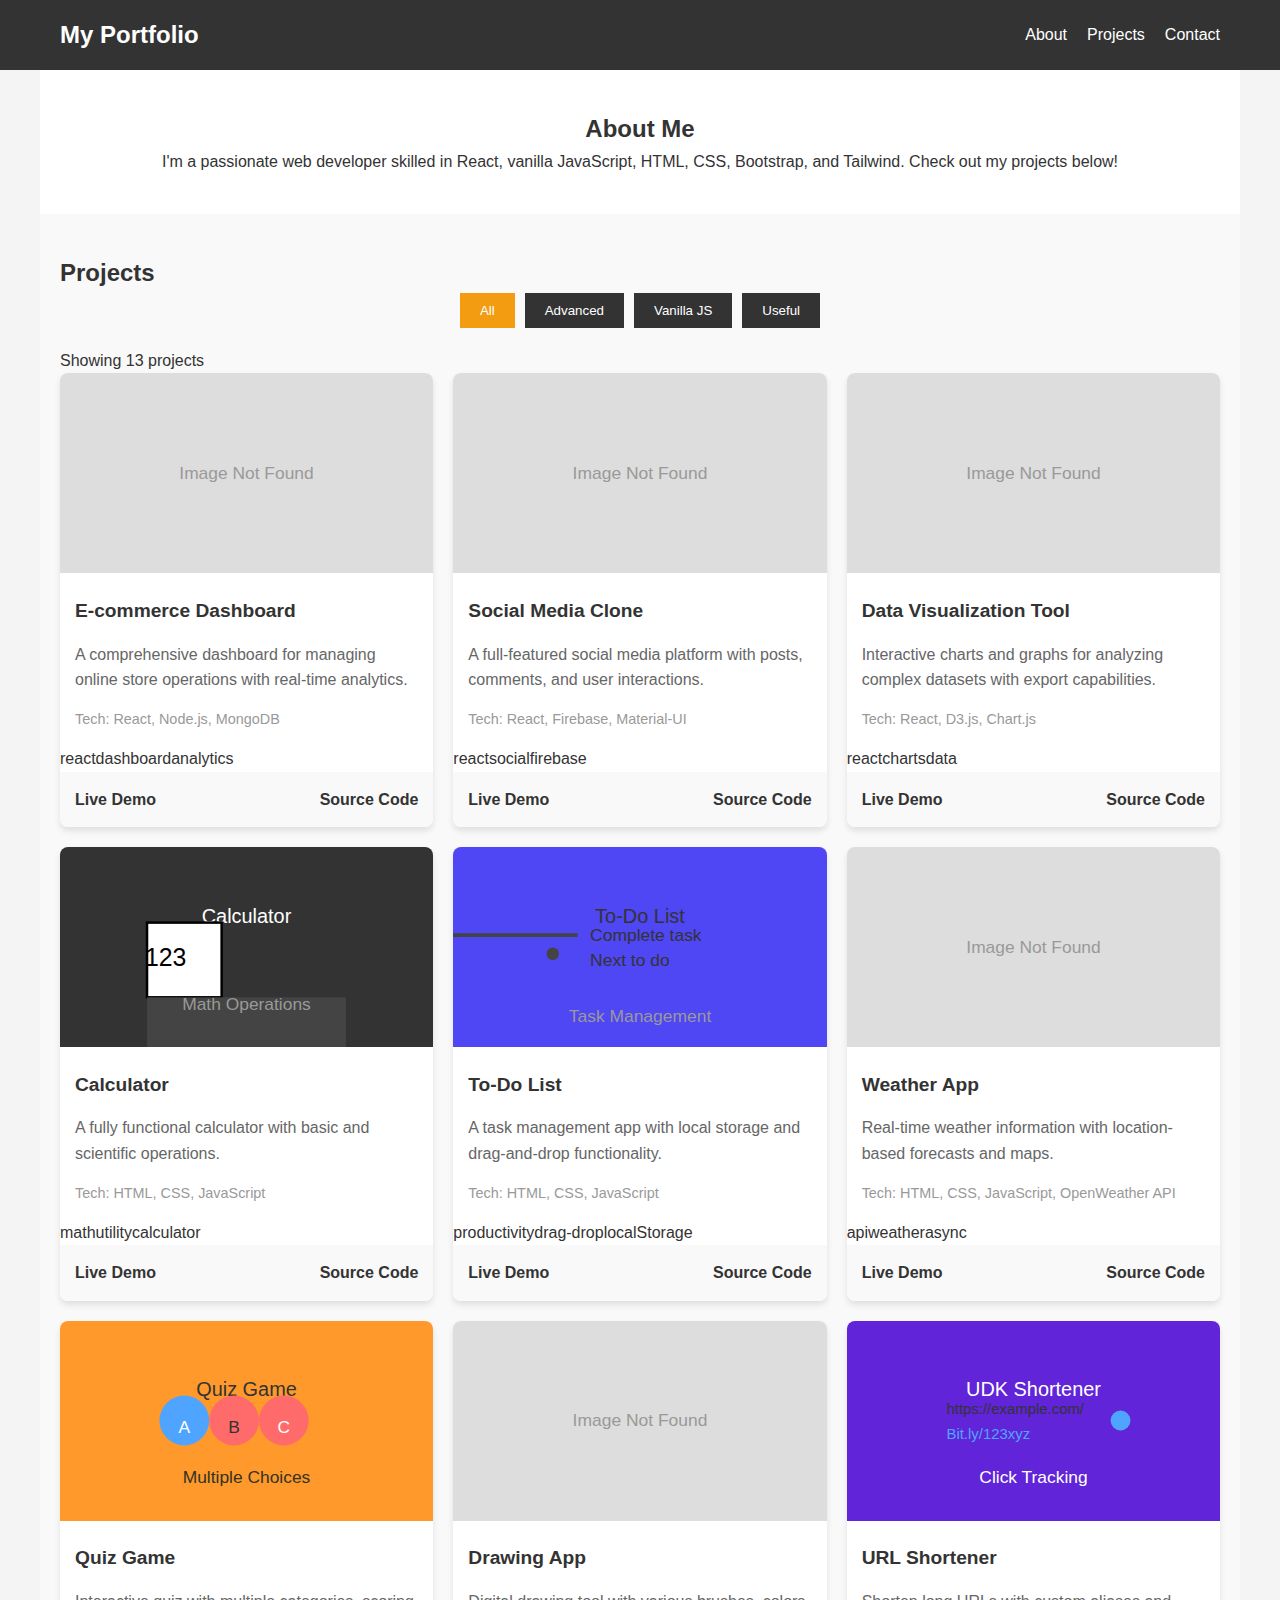
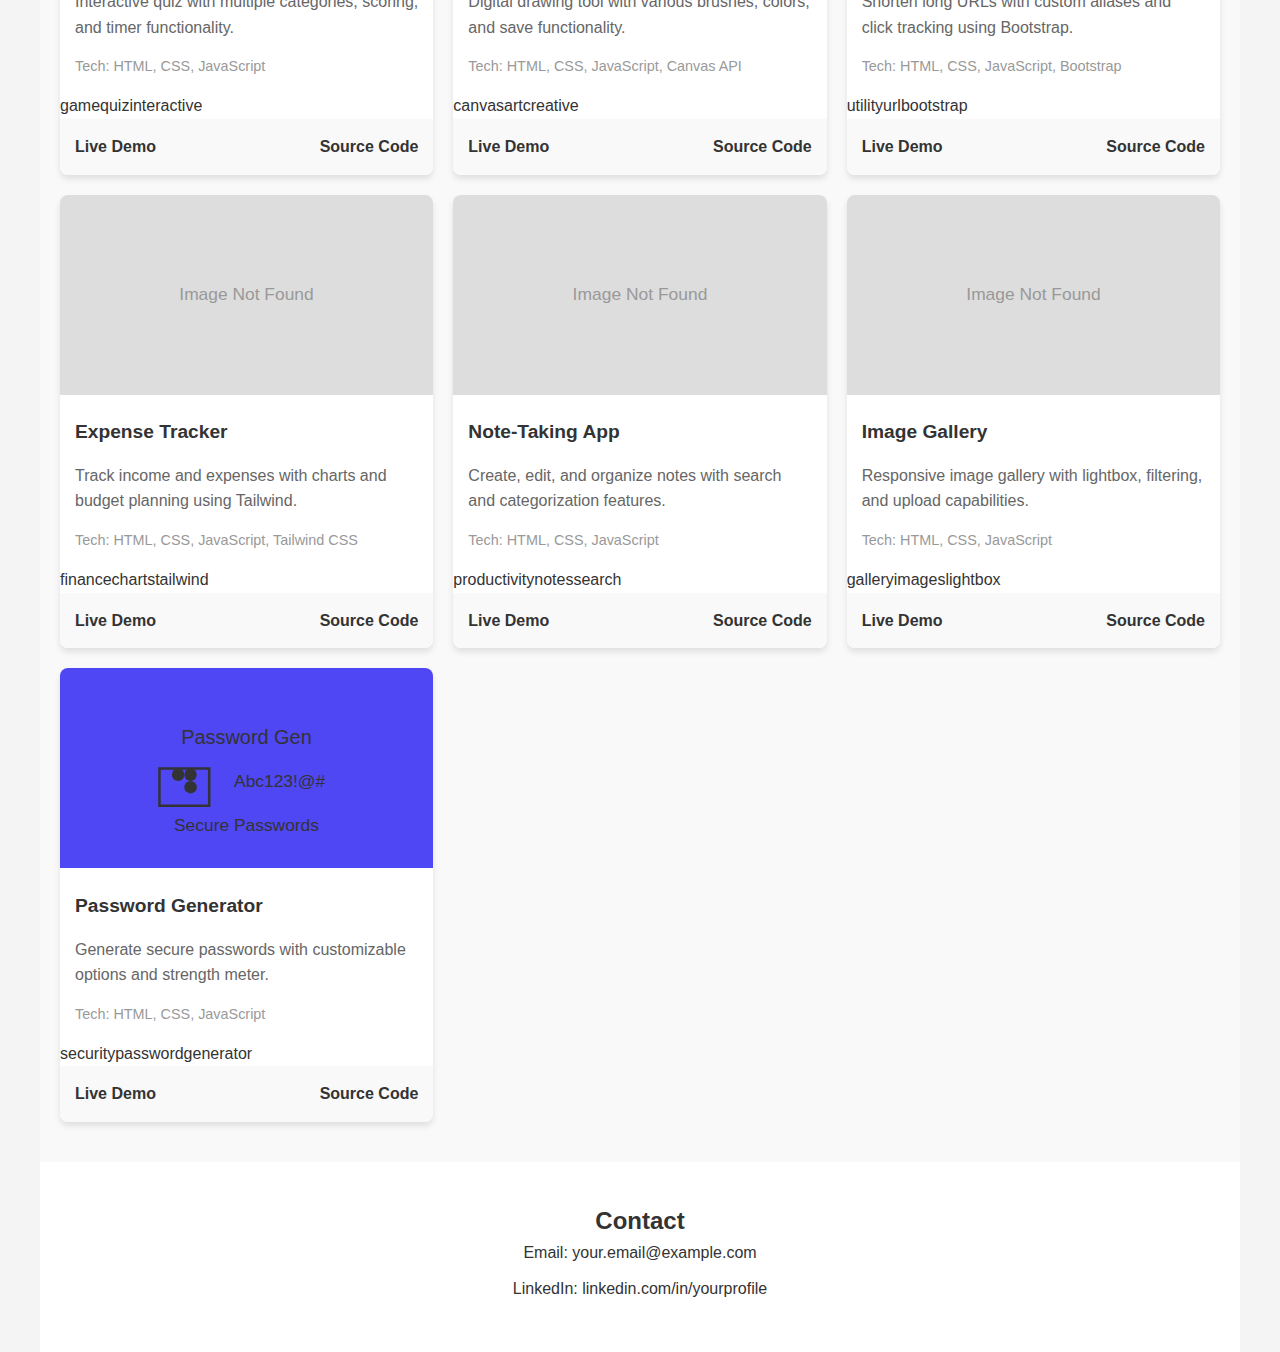
<file: index.html>
<!DOCTYPE html>
<html lang="en">
  <head>
    <meta charset="UTF-8" />
    <meta name="viewport" content="width=device-width, initial-scale=1.0" />
    <title>Web Developer Portfolio</title>
    <link rel="stylesheet" href="css/styles.css" />
  </head>
  <body>
    <header>
      <nav>
        <h1>My Portfolio</h1>
        <ul>
          <li><a href="#about">About</a></li>
          <li><a href="#projects">Projects</a></li>
          <li><a href="#contact">Contact</a></li>
        </ul>
      </nav>
    </header>

    <section id="about">
      <h2>About Me</h2>
      <p>
        I'm a passionate web developer skilled in React, vanilla JavaScript,
        HTML, CSS, Bootstrap, and Tailwind. Check out my projects below!
      </p>
    </section>

    <section id="projects">
      <h2>Projects</h2>
      <div class="filter-buttons">
        <button class="filter-btn active" data-filter="all">All</button>
        <button class="filter-btn" data-filter="advanced">Advanced</button>
        <button class="filter-btn" data-filter="vanilla-js">Vanilla JS</button>
        <button class="filter-btn" data-filter="useful">Useful</button>
      </div>
      <div class="project-grid" id="projectGrid">
        <!-- Projects will be populated by JS -->
      </div>
    </section>

    <section id="contact">
      <h2>Contact</h2>
      <p>Email: your.email@example.com</p>
      <p>LinkedIn: linkedin.com/in/yourprofile</p>
    </section>

    <script src="js/main.js"></script>
  </body>
</html>
</file>
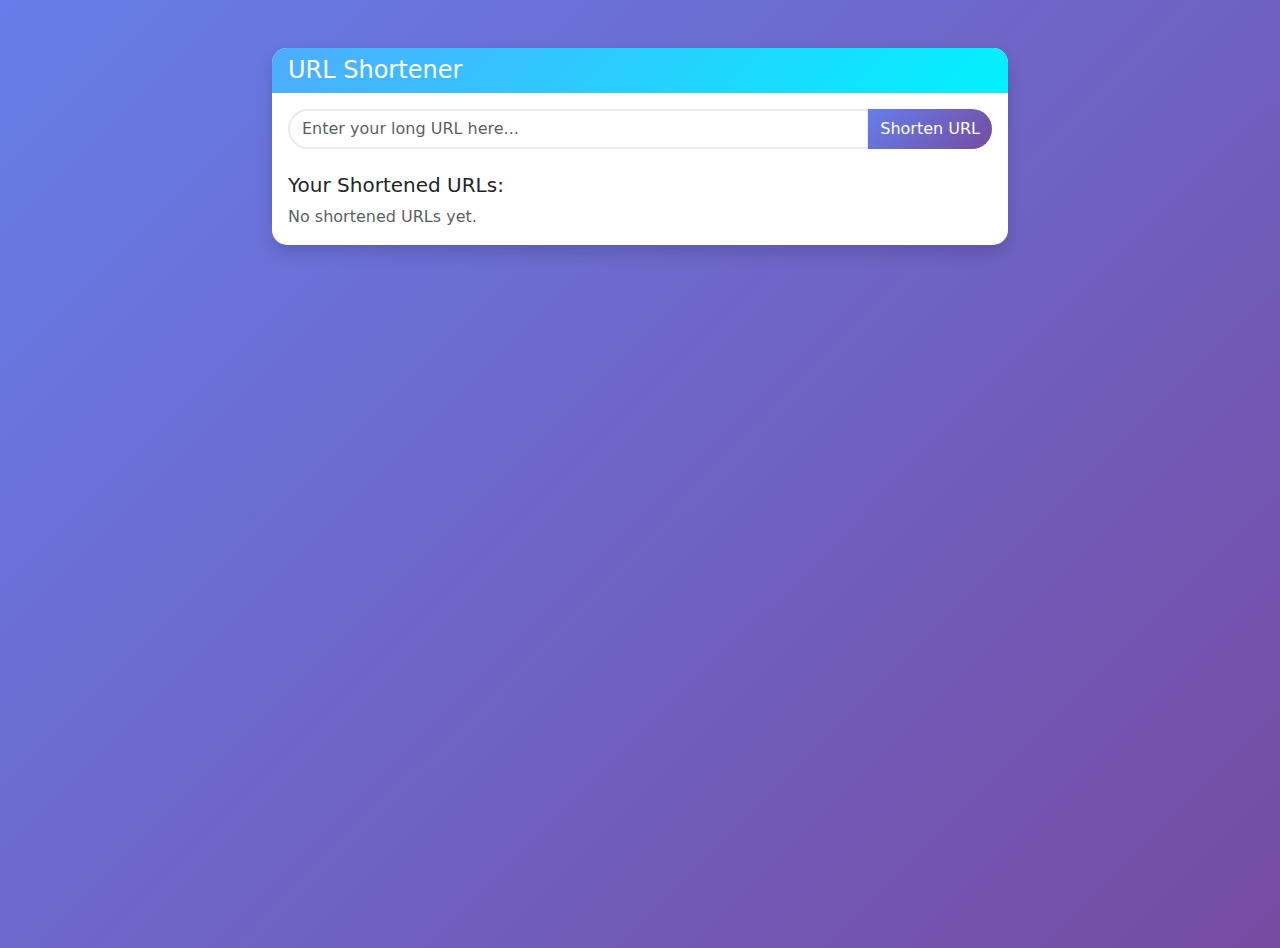
<file: projects/useful/project1/index.html>
<!DOCTYPE html>
<html lang="en">
  <head>
    <meta charset="UTF-8" />
    <meta name="viewport" content="width=device-width, initial-scale=1.0" />
    <title>URL Shortener</title>
    <link
      href="https://cdn.jsdelivr.net/npm/bootstrap@5.3.0/dist/css/bootstrap.min.css"
      rel="stylesheet"
    />
    <link rel="stylesheet" href="styles.css" />
  </head>
  <body>
    <div class="container mt-5">
      <div class="row justify-content-center">
        <div class="col-md-8">
          <div class="card shadow">
            <div class="card-header bg-primary text-white">
              <h1 class="h4 mb-0">URL Shortener</h1>
            </div>
            <div class="card-body">
              <form id="urlForm" class="mb-4">
                <div class="input-group">
                  <input
                    type="url"
                    id="longUrl"
                    class="form-control"
                    placeholder="Enter your long URL here..."
                    required
                  />
                  <button type="submit" class="btn btn-primary">
                    Shorten URL
                  </button>
                </div>
              </form>

              <div id="result" class="alert alert-success d-none">
                <h5>Shortened URL:</h5>
                <div class="input-group">
                  <input
                    type="text"
                    id="shortUrl"
                    class="form-control"
                    readonly
                  />
                  <button id="copyBtn" class="btn btn-outline-secondary">
                    Copy
                  </button>
                </div>
                <small class="text-muted mt-2 d-block"
                  >Clicks: <span id="clickCount">0</span></small
                >
              </div>

              <div id="error" class="alert alert-danger d-none"></div>

              <div class="mt-4">
                <h5>Your Shortened URLs:</h5>
                <div id="urlList" class="list-group"></div>
              </div>
            </div>
          </div>
        </div>
      </div>
    </div>

    <script src="https://cdn.jsdelivr.net/npm/bootstrap@5.3.0/dist/js/bootstrap.bundle.min.js"></script>
    <script src="script.js"></script>
  </body>
</html>
</file>
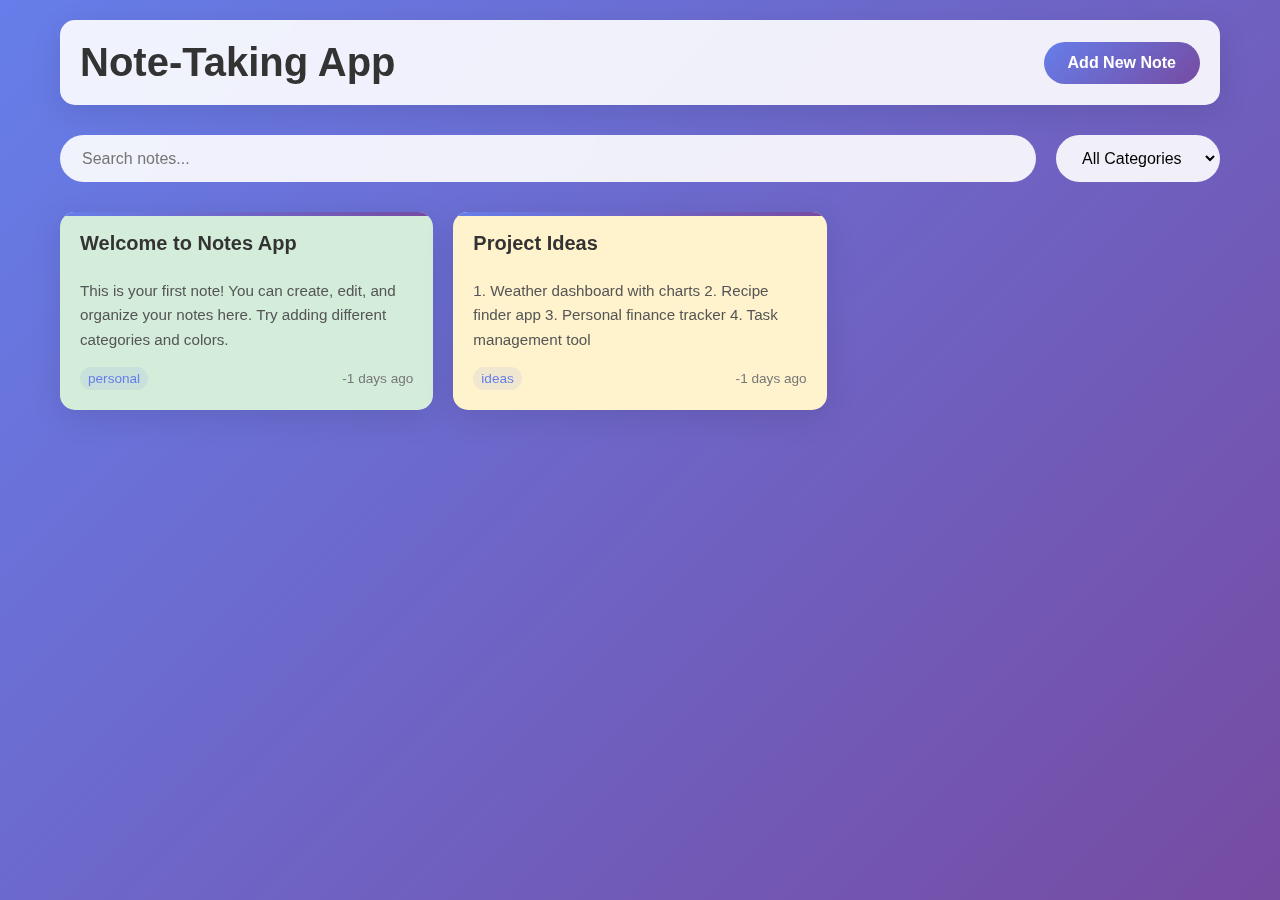
<file: projects/useful/project3/index.html>
<!DOCTYPE html>
<html lang="en">
  <head>
    <meta charset="UTF-8" />
    <meta name="viewport" content="width=device-width, initial-scale=1.0" />
    <title>Note-Taking App</title>
    <link rel="stylesheet" href="styles.css" />
  </head>
  <body>
    <div class="container">
      <header>
        <h1>Note-Taking App</h1>
        <button id="addNoteBtn" class="btn btn-primary">Add New Note</button>
      </header>

      <div class="search-container">
        <input
          type="text"
          id="searchInput"
          placeholder="Search notes..."
          class="search-input"
        />
        <select id="categoryFilter" class="category-filter">
          <option value="all">All Categories</option>
          <option value="personal">Personal</option>
          <option value="work">Work</option>
          <option value="ideas">Ideas</option>
          <option value="reminders">Reminders</option>
          <option value="other">Other</option>
        </select>
      </div>

      <div class="notes-grid" id="notesGrid">
        <!-- Notes will be populated here -->
      </div>

      <!-- Note Modal -->
      <div id="noteModal" class="modal">
        <div class="modal-content">
          <div class="modal-header">
            <h2 id="modalTitle">Add New Note</h2>
            <span class="close">&times;</span>
          </div>
          <div class="modal-body">
            <form id="noteForm">
              <div class="form-group">
                <label for="noteTitle">Title</label>
                <input type="text" id="noteTitle" required />
              </div>
              <div class="form-group">
                <label for="noteContent">Content</label>
                <textarea id="noteContent" rows="6" required></textarea>
              </div>
              <div class="form-group">
                <label for="noteCategory">Category</label>
                <select id="noteCategory">
                  <option value="personal">Personal</option>
                  <option value="work">Work</option>
                  <option value="ideas">Ideas</option>
                  <option value="reminders">Reminders</option>
                  <option value="other">Other</option>
                </select>
              </div>
              <div class="form-group">
                <label for="noteColor">Color</label>
                <div class="color-picker">
                  <div
                    class="color-option"
                    data-color="#ffffff"
                    style="background-color: #ffffff; border: 1px solid #ddd"
                  ></div>
                  <div
                    class="color-option"
                    data-color="#fff3cd"
                    style="background-color: #fff3cd"
                  ></div>
                  <div
                    class="color-option"
                    data-color="#d1ecf1"
                    style="background-color: #d1ecf1"
                  ></div>
                  <div
                    class="color-option"
                    data-color="#d4edda"
                    style="background-color: #d4edda"
                  ></div>
                  <div
                    class="color-option"
                    data-color="#f8d7da"
                    style="background-color: #f8d7da"
                  ></div>
                  <div
                    class="color-option selected"
                    data-color="#e2e3e5"
                    style="background-color: #e2e3e5"
                  ></div>
                </div>
              </div>
              <div class="form-actions">
                <button type="button" id="cancelBtn" class="btn btn-secondary">
                  Cancel
                </button>
                <button type="submit" class="btn btn-primary">Save Note</button>
              </div>
            </form>
          </div>
        </div>
      </div>
    </div>

    <script src="script.js"></script>
  </body>
</html>
</file>
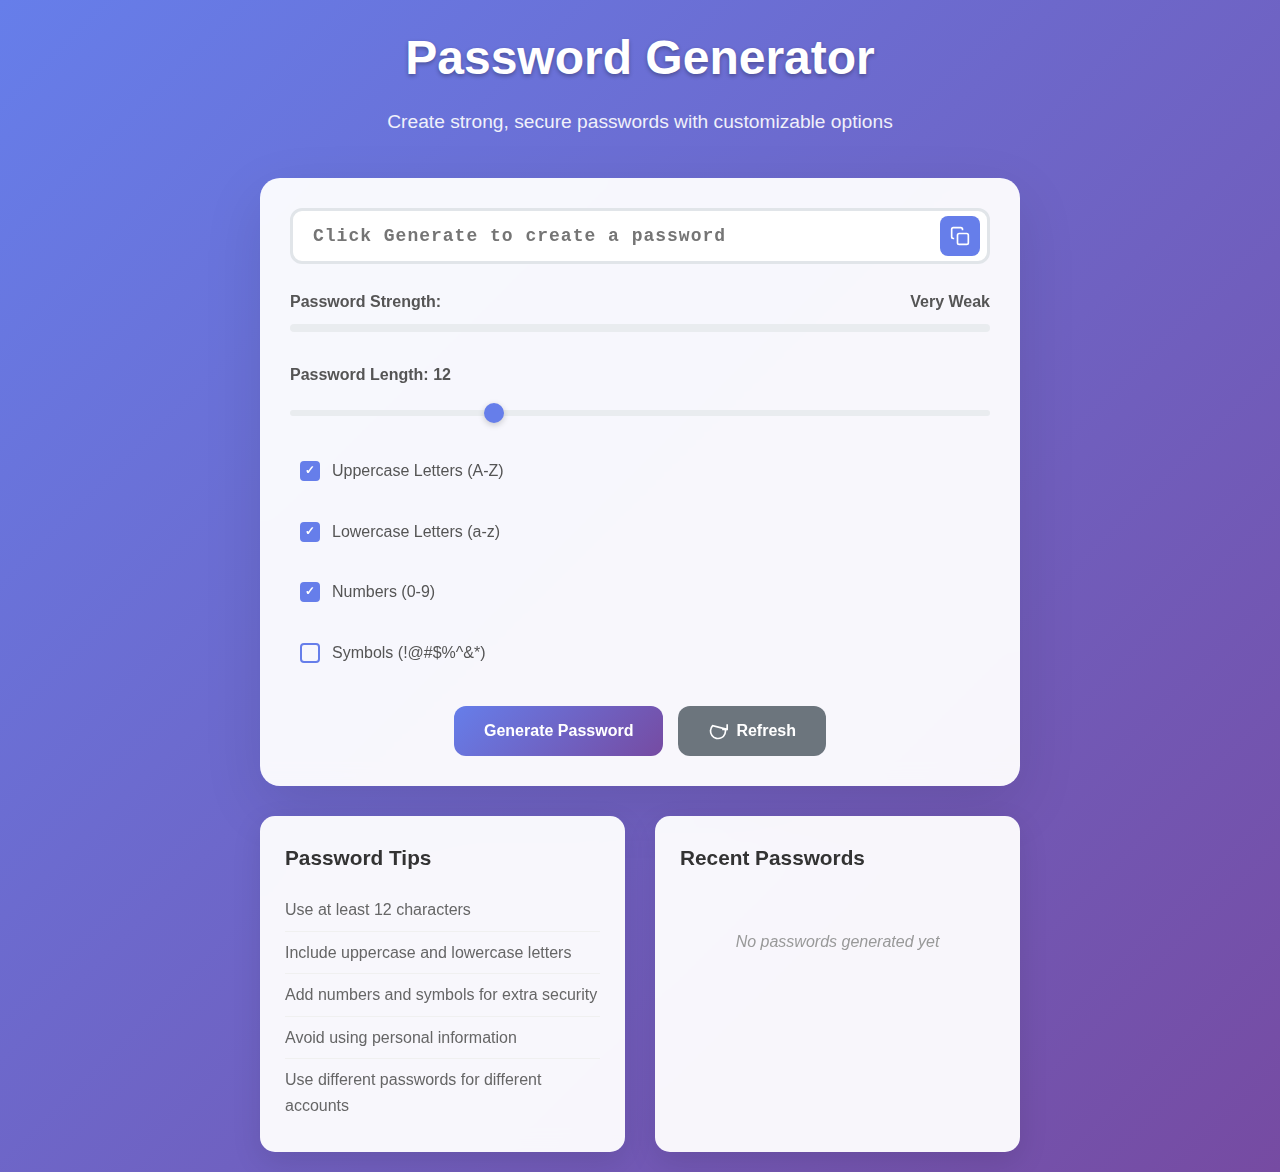
<file: projects/useful/project5/index.html>
<!DOCTYPE html>
<html lang="en">
  <head>
    <meta charset="UTF-8" />
    <meta name="viewport" content="width=device-width, initial-scale=1.0" />
    <title>Password Generator</title>
    <link rel="stylesheet" href="styles.css" />
  </head>
  <body>
    <div class="container">
      <header>
        <h1>Password Generator</h1>
        <p>Create strong, secure passwords with customizable options</p>
      </header>

      <div class="generator-card">
        <div class="password-display">
          <input
            type="text"
            id="passwordOutput"
            readonly
            placeholder="Click Generate to create a password"
          />
          <button id="copyBtn" class="copy-btn" title="Copy to clipboard">
            <svg
              width="20"
              height="20"
              viewBox="0 0 24 24"
              fill="none"
              stroke="currentColor"
              stroke-width="2"
            >
              <rect x="9" y="9" width="13" height="13" rx="2" ry="2"></rect>
              <path
                d="M5 15H4a2 2 0 0 1-2-2V4a2 2 0 0 1 2-2h9a2 2 0 0 1 2 2v1"
              ></path>
            </svg>
          </button>
        </div>

        <div class="strength-indicator">
          <div class="strength-label">
            <span>Password Strength:</span>
            <span id="strengthText">Very Weak</span>
          </div>
          <div class="strength-bar">
            <div id="strengthBar" class="strength-fill"></div>
          </div>
        </div>

        <div class="options">
          <div class="option-group">
            <label for="length"
              >Password Length: <span id="lengthValue">12</span></label
            >
            <input type="range" id="length" min="4" max="32" value="12" />
          </div>

          <div class="checkboxes">
            <label class="checkbox-label">
              <input type="checkbox" id="uppercase" checked />
              <span class="checkmark"></span>
              Uppercase Letters (A-Z)
            </label>

            <label class="checkbox-label">
              <input type="checkbox" id="lowercase" checked />
              <span class="checkmark"></span>
              Lowercase Letters (a-z)
            </label>

            <label class="checkbox-label">
              <input type="checkbox" id="numbers" checked />
              <span class="checkmark"></span>
              Numbers (0-9)
            </label>

            <label class="checkbox-label">
              <input type="checkbox" id="symbols" />
              <span class="checkmark"></span>
              Symbols (!@#$%^&*)
            </label>
          </div>
        </div>

        <div class="actions">
          <button id="generateBtn" class="btn btn-primary">
            Generate Password
          </button>
          <button id="refreshBtn" class="btn btn-secondary">
            <svg
              width="20"
              height="20"
              viewBox="0 0 24 24"
              fill="none"
              stroke="currentColor"
              stroke-width="2"
            >
              <polyline points="23,4 23,10 17,10"></polyline>
              <path d="M20.49,9A9,9 0 1,1 5.64,5.64L23,10"></path>
            </svg>
            Refresh
          </button>
        </div>
      </div>

      <div class="info-section">
        <div class="info-card">
          <h3>Password Tips</h3>
          <ul>
            <li>Use at least 12 characters</li>
            <li>Include uppercase and lowercase letters</li>
            <li>Add numbers and symbols for extra security</li>
            <li>Avoid using personal information</li>
            <li>Use different passwords for different accounts</li>
          </ul>
        </div>

        <div class="info-card">
          <h3>Recent Passwords</h3>
          <div id="recentPasswords" class="recent-list">
            <p class="empty-message">No passwords generated yet</p>
          </div>
        </div>
      </div>
    </div>

    <script src="script.js"></script>
  </body>
</html>
</file>
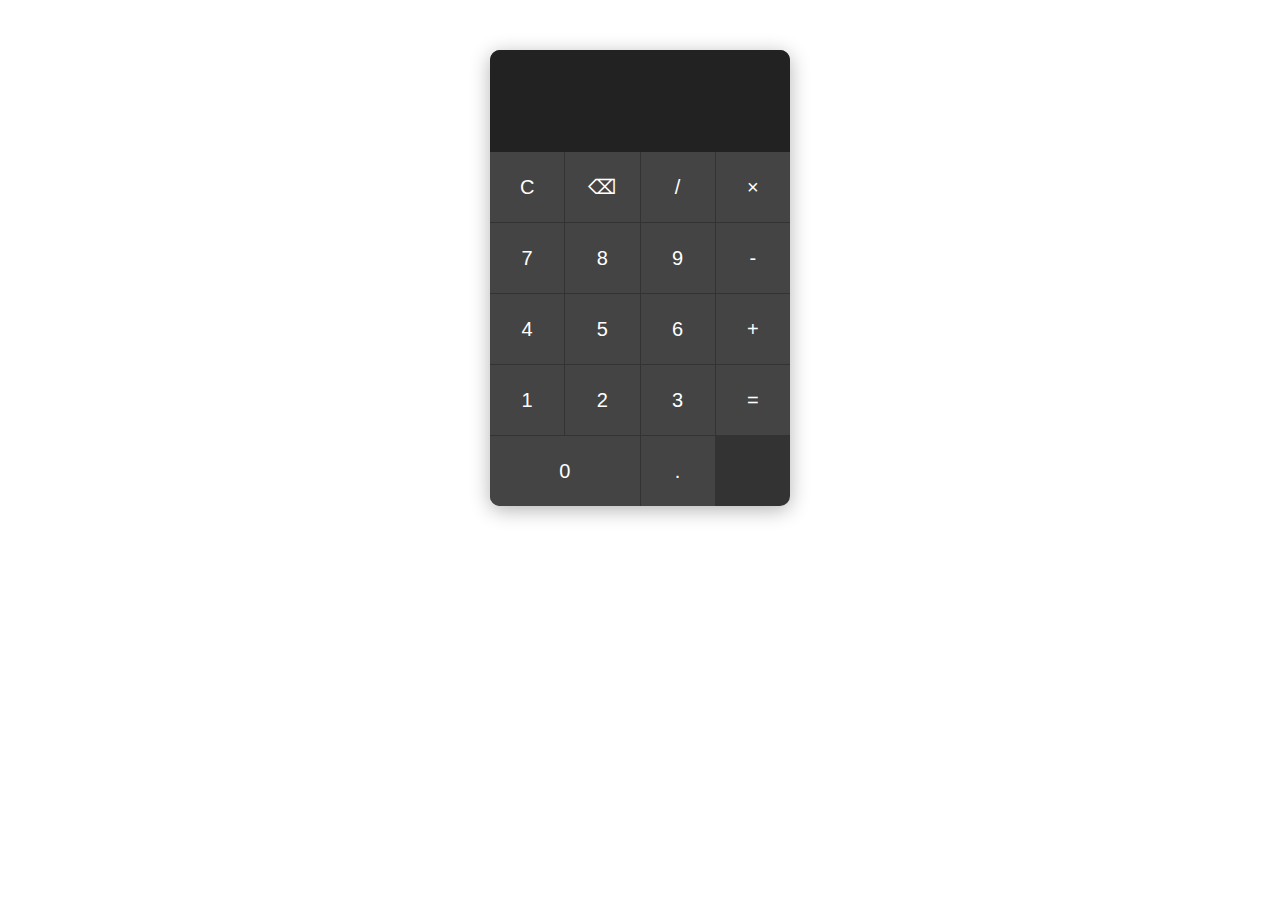
<file: projects/vanilla-js/project1/index.html>
<!DOCTYPE html>
<html lang="en">
  <head>
    <meta charset="UTF-8" />
    <meta name="viewport" content="width=device-width, initial-scale=1.0" />
    <title>Calculator</title>
    <link rel="stylesheet" href="styles.css" />
  </head>
  <body>
    <div class="calculator">
      <div class="display">
        <input type="text" id="display" readonly />
      </div>
      <div class="buttons">
        <button onclick="clearDisplay()">C</button>
        <button onclick="deleteLast()">⌫</button>
        <button onclick="appendToDisplay('/')">/</button>
        <button onclick="appendToDisplay('*')">×</button>
        <button onclick="appendToDisplay('7')">7</button>
        <button onclick="appendToDisplay('8')">8</button>
        <button onclick="appendToDisplay('9')">9</button>
        <button onclick="appendToDisplay('-')">-</button>
        <button onclick="appendToDisplay('4')">4</button>
        <button onclick="appendToDisplay('5')">5</button>
        <button onclick="appendToDisplay('6')">6</button>
        <button onclick="appendToDisplay('+')">+</button>
        <button onclick="appendToDisplay('1')">1</button>
        <button onclick="appendToDisplay('2')">2</button>
        <button onclick="appendToDisplay('3')">3</button>
        <button onclick="calculateResult()">=</button>
        <button onclick="appendToDisplay('0')" class="zero">0</button>
        <button onclick="appendToDisplay('.')">.</button>
      </div>
    </div>

    <script src="script.js"></script>
  </body>
</html>
</file>
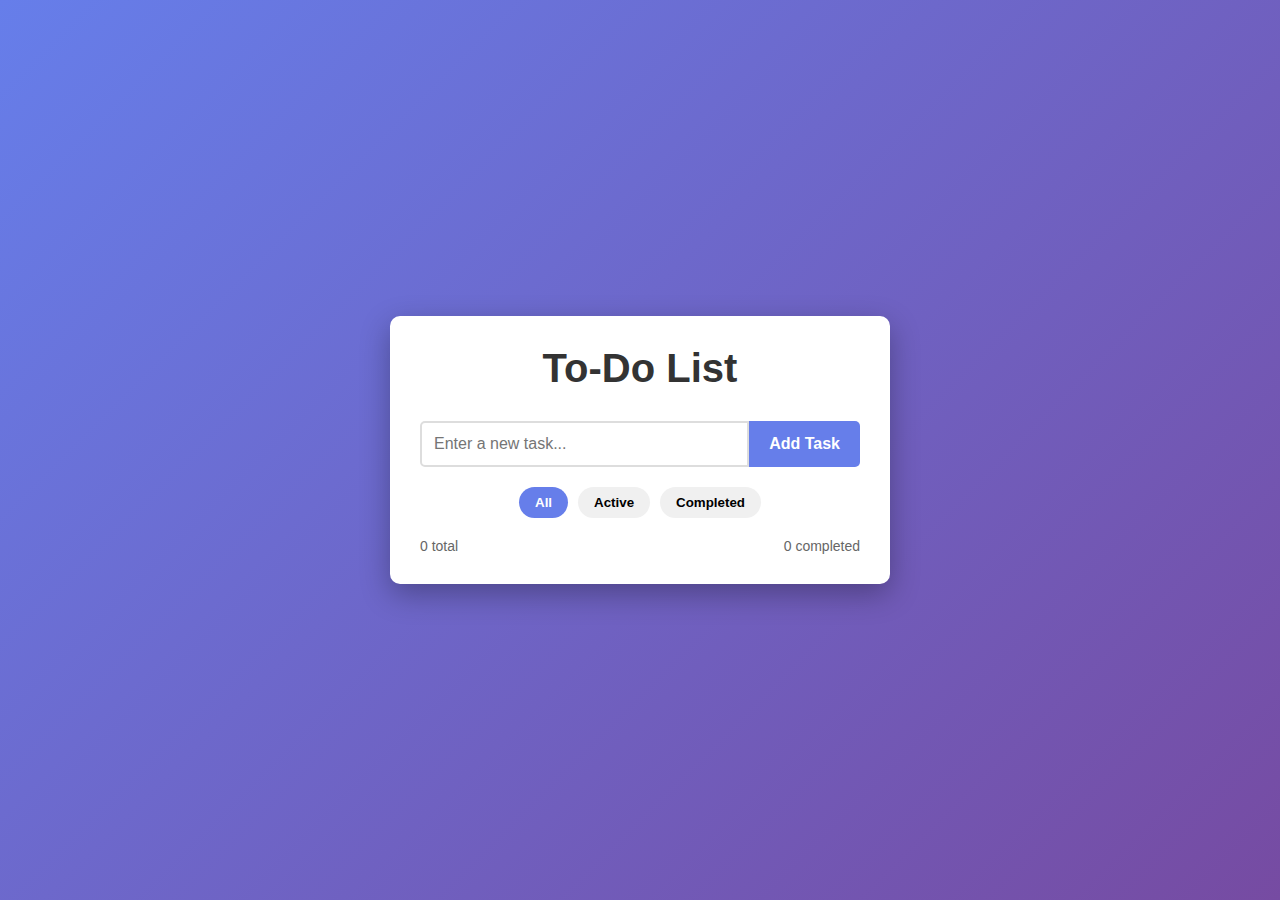
<file: projects/vanilla-js/project2/index.html>
<!DOCTYPE html>
<html lang="en">
  <head>
    <meta charset="UTF-8" />
    <meta name="viewport" content="width=device-width, initial-scale=1.0" />
    <title>To-Do List</title>
    <link rel="stylesheet" href="styles.css" />
  </head>
  <body>
    <div class="container">
      <h1>To-Do List</h1>
      <div class="input-section">
        <input type="text" id="taskInput" placeholder="Enter a new task..." />
        <button id="addTaskBtn">Add Task</button>
      </div>
      <div class="filter-buttons">
        <button class="filter-btn active" data-filter="all">All</button>
        <button class="filter-btn" data-filter="active">Active</button>
        <button class="filter-btn" data-filter="completed">Completed</button>
      </div>
      <ul id="taskList"></ul>
      <div class="stats">
        <span id="totalTasks">0 total</span>
        <span id="completedTasks">0 completed</span>
      </div>
    </div>

    <script src="script.js"></script>
  </body>
</html>
</file>
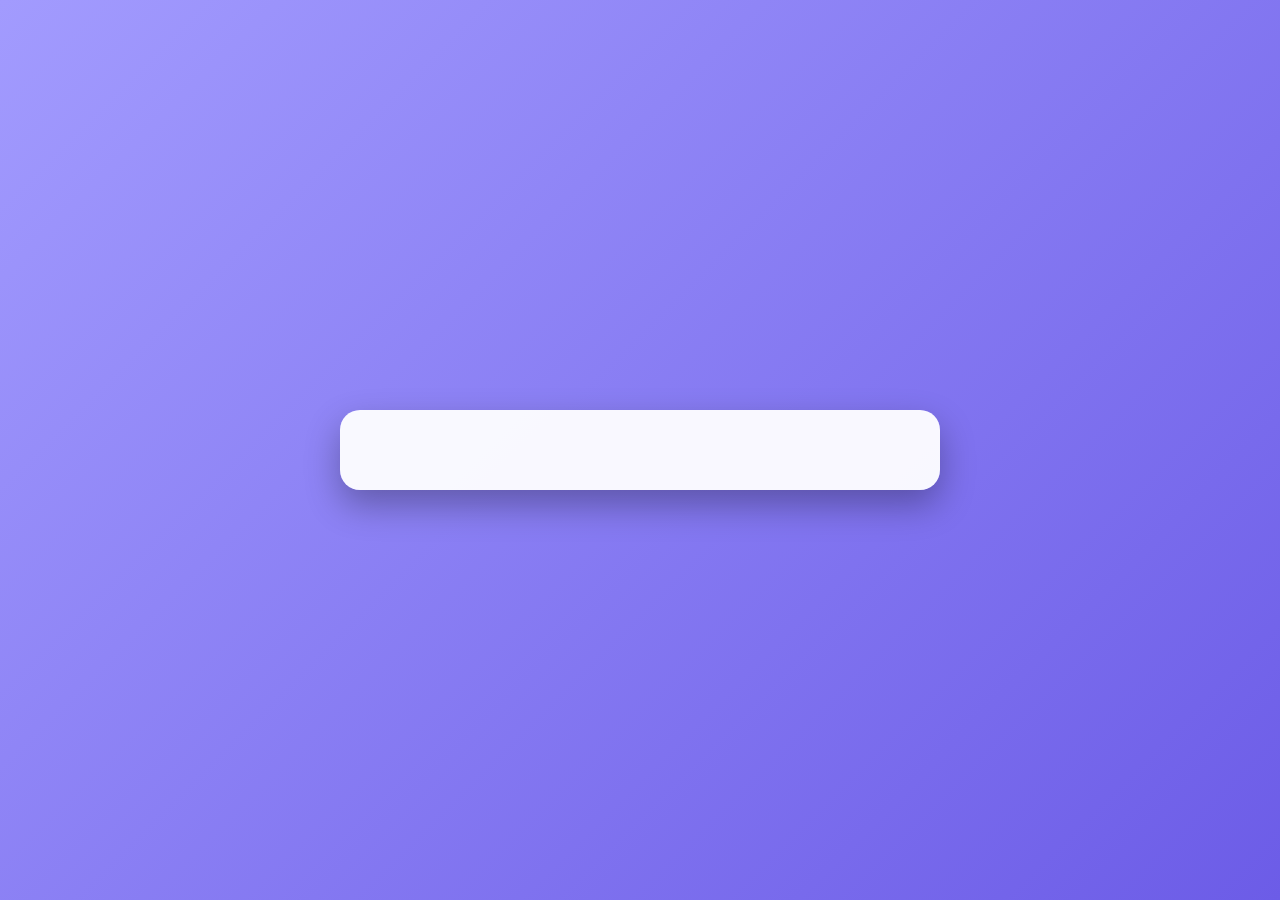
<file: projects/vanilla-js/project4/index.html>
<!DOCTYPE html>
<html lang="en">
  <head>
    <meta charset="UTF-8" />
    <meta name="viewport" content="width=device-width, initial-scale=1.0" />
    <title>Quiz Game</title>
    <link rel="stylesheet" href="styles.css" />
  </head>
  <body>
    <div class="container">
      <div id="startScreen" class="screen">
        <h1>Quiz Game</h1>
        <p>Test your knowledge!</p>
        <button id="startBtn">Start Quiz</button>
      </div>

      <div id="quizScreen" class="screen hidden">
        <div class="quiz-header">
          <div class="progress-bar">
            <div id="progress" class="progress-fill"></div>
          </div>
          <div class="score">Score: <span id="score">0</span></div>
        </div>
        <div class="question-container">
          <h2 id="question"></h2>
          <div id="answers" class="answers"></div>
        </div>
      </div>

      <div id="resultScreen" class="screen hidden">
        <h1>Quiz Complete!</h1>
        <div class="result">
          <p>Your Score: <span id="finalScore"></span></p>
          <p>Percentage: <span id="percentage"></span></p>
        </div>
        <button id="restartBtn">Play Again</button>
      </div>
    </div>

    <script src="script.js"></script>
  </body>
</html>
</file>
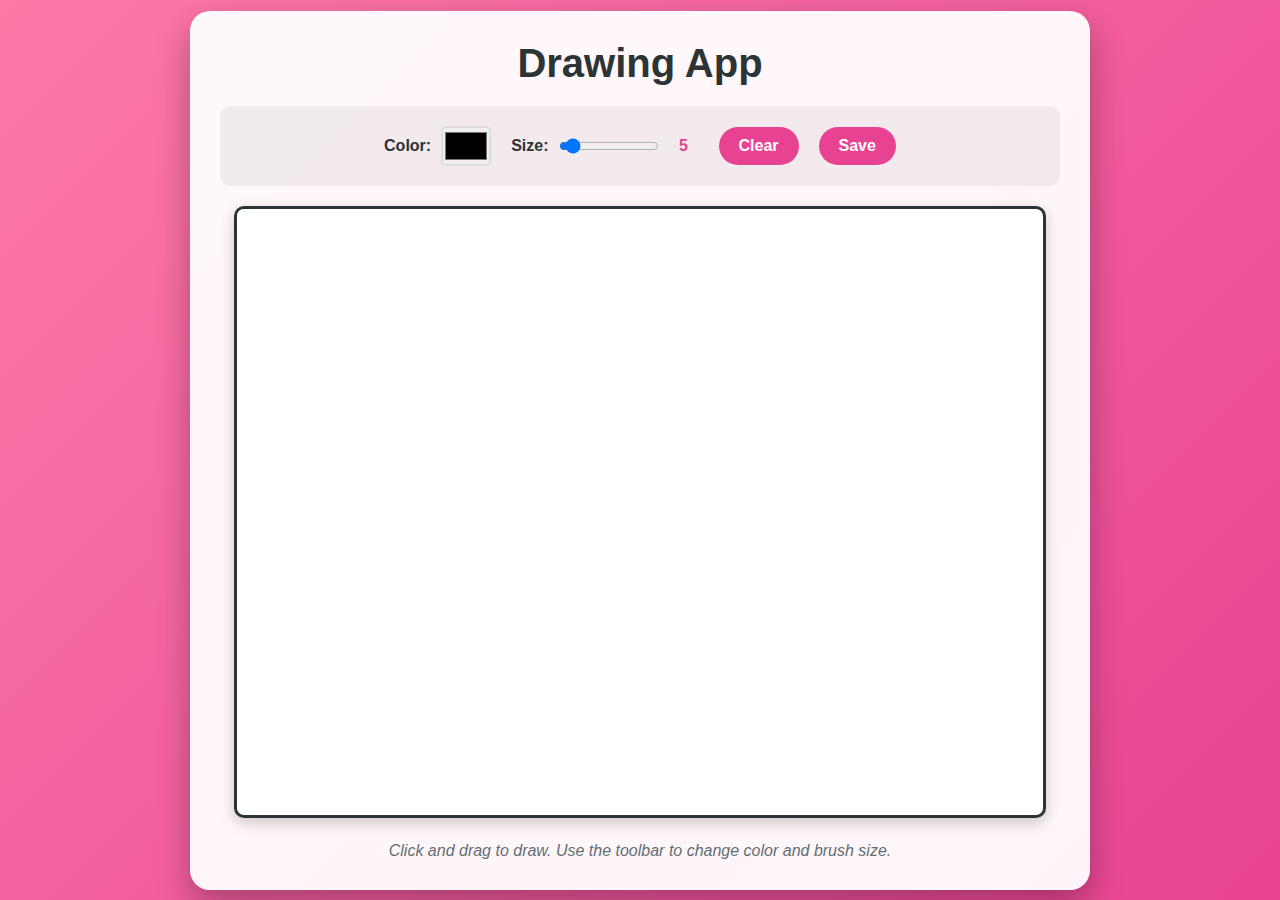
<file: projects/vanilla-js/project5/index.html>
<!DOCTYPE html>
<html lang="en">
  <head>
    <meta charset="UTF-8" />
    <meta name="viewport" content="width=device-width, initial-scale=1.0" />
    <title>Drawing App</title>
    <link rel="stylesheet" href="styles.css" />
  </head>
  <body>
    <div class="container">
      <h1>Drawing App</h1>
      <div class="toolbar">
        <div class="color-picker">
          <label for="color">Color:</label>
          <input type="color" id="color" value="#000000" />
        </div>
        <div class="brush-size">
          <label for="brushSize">Size:</label>
          <input type="range" id="brushSize" min="1" max="50" value="5" />
          <span id="sizeValue">5</span>
        </div>
        <button id="clearBtn">Clear</button>
        <button id="saveBtn">Save</button>
      </div>
      <canvas id="canvas" width="800" height="600"></canvas>
      <div class="instructions">
        <p>
          Click and drag to draw. Use the toolbar to change color and brush
          size.
        </p>
      </div>
    </div>

    <script src="script.js"></script>
  </body>
</html>
</file>
<file: css/styles.css>
/* Global Styles */
* {
  margin: 0;
  padding: 0;
  box-sizing: border-box;
}

body {
  font-family: "Arial", sans-serif;
  line-height: 1.6;
  color: #333;
  background-color: #f4f4f4;
}

header {
  background-color: #333;
  color: #fff;
  padding: 1rem 0;
}

nav {
  display: flex;
  justify-content: space-between;
  align-items: center;
  max-width: 1200px;
  margin: 0 auto;
  padding: 0 20px;
}

nav h1 {
  font-size: 1.5rem;
}

nav ul {
  display: flex;
  list-style: none;
}

nav ul li {
  margin-left: 20px;
}

nav ul li a {
  color: #fff;
  text-decoration: none;
  transition: color 0.3s;
}

nav ul li a:hover {
  color: #f39c12;
}

section {
  max-width: 1200px;
  margin: 0 auto;
  padding: 40px 20px;
}

#about {
  background-color: #fff;
  text-align: center;
}

#projects {
  background-color: #f9f9f9;
}

.filter-buttons {
  display: flex;
  justify-content: center;
  margin-bottom: 20px;
}

.filter-buttons .filter-btn {
  background-color: #333;
  color: #fff;
  border: none;
  padding: 10px 20px;
  margin: 0 5px;
  cursor: pointer;
  transition: background-color 0.3s;
}

.filter-buttons .filter-btn:hover,
.filter-buttons .filter-btn.active {
  background-color: #f39c12;
}

.project-grid {
  display: grid;
  grid-template-columns: repeat(auto-fill, minmax(300px, 1fr));
  gap: 20px;
}

.project-card {
  background-color: #fff;
  border-radius: 8px;
  overflow: hidden;
  box-shadow: 0 4px 6px rgba(0, 0, 0, 0.1);
  transition: transform 0.3s;
}

.project-card:hover {
  transform: translateY(-5px);
}

.project-card img {
  width: 100%;
  height: 200px;
  object-fit: cover;
}

.project-card h3 {
  padding: 15px;
  font-size: 1.2rem;
}

.project-card p {
  padding: 0 15px 15px;
  color: #666;
}

.project-card .tech-stack {
  padding: 0 15px 15px;
  font-size: 0.9rem;
  color: #999;
}

.project-card .links {
  padding: 15px;
  background-color: #f9f9f9;
  display: flex;
  justify-content: space-between;
}

.project-card .links a {
  color: #333;
  text-decoration: none;
  font-weight: bold;
  transition: color 0.3s;
}

.project-card .links a:hover {
  color: #f39c12;
}

#contact {
  background-color: #fff;
  text-align: center;
}

#contact p {
  margin-bottom: 10px;
}

/* Responsive Design */
@media (max-width: 768px) {
  nav {
    flex-direction: column;
    text-align: center;
  }

  nav ul {
    margin-top: 10px;
  }

  .filter-buttons {
    flex-wrap: wrap;
  }

  .project-grid {
    grid-template-columns: 1fr;
  }
}
</file>
<file: projects/useful/project1/styles.css>
/* Custom styles for URL Shortener */
body {
  background: linear-gradient(135deg, #667eea 0%, #764ba2 100%);
  min-height: 100vh;
}

.card {
  border: none;
  border-radius: 15px;
  overflow: hidden;
}

.card-header {
  background: linear-gradient(135deg, #4facfe 0%, #00f2fe 100%) !important;
  border-bottom: none;
}

.btn-primary {
  background: linear-gradient(135deg, #667eea 0%, #764ba2 100%);
  border: none;
  transition: all 0.3s ease;
}

.btn-primary:hover {
  background: linear-gradient(135deg, #5a6fd8 0%, #6a4190 100%);
  transform: translateY(-2px);
  box-shadow: 0 4px 15px rgba(0, 0, 0, 0.2);
}

.input-group .form-control {
  border-radius: 25px 0 0 25px;
  border: 2px solid #e9ecef;
  transition: border-color 0.3s ease;
}

.input-group .form-control:focus {
  border-color: #667eea;
  box-shadow: 0 0 0 0.2rem rgba(102, 126, 234, 0.25);
}

.input-group .btn {
  border-radius: 0 25px 25px 0;
}

.alert {
  border-radius: 10px;
  border: none;
}

.list-group-item {
  border-radius: 10px;
  margin-bottom: 10px;
  border: none;
  background: rgba(255, 255, 255, 0.9);
  backdrop-filter: blur(10px);
}

.list-group-item:last-child {
  margin-bottom: 0;
}

.btn-group-sm .btn {
  border-radius: 20px !important;
  margin: 0 2px;
}

@media (max-width: 768px) {
  .container {
    padding: 15px;
  }

  .card-header h1 {
    font-size: 1.25rem;
  }

  .btn-group {
    display: flex;
    flex-direction: column;
    gap: 5px;
  }

  .btn-group .btn {
    border-radius: 20px !important;
    margin: 0 !important;
  }
}
</file>
<file: projects/useful/project3/styles.css>
/* Note-Taking App Styles */
* {
  margin: 0;
  padding: 0;
  box-sizing: border-box;
}

body {
  font-family: "Segoe UI", Tahoma, Geneva, Verdana, sans-serif;
  background: linear-gradient(135deg, #667eea 0%, #764ba2 100%);
  min-height: 100vh;
  color: #333;
}

.container {
  max-width: 1200px;
  margin: 0 auto;
  padding: 20px;
}

header {
  display: flex;
  justify-content: space-between;
  align-items: center;
  margin-bottom: 30px;
  background: rgba(255, 255, 255, 0.9);
  padding: 20px;
  border-radius: 15px;
  box-shadow: 0 8px 32px rgba(0, 0, 0, 0.1);
  backdrop-filter: blur(10px);
}

h1 {
  color: #333;
  font-size: 2.5rem;
  font-weight: 700;
}

.btn {
  padding: 12px 24px;
  border: none;
  border-radius: 25px;
  cursor: pointer;
  font-size: 16px;
  font-weight: 600;
  transition: all 0.3s ease;
  text-decoration: none;
  display: inline-block;
  text-align: center;
}

.btn-primary {
  background: linear-gradient(135deg, #667eea 0%, #764ba2 100%);
  color: white;
}

.btn-primary:hover {
  transform: translateY(-2px);
  box-shadow: 0 8px 25px rgba(102, 126, 234, 0.3);
}

.btn-secondary {
  background: #6c757d;
  color: white;
}

.btn-secondary:hover {
  background: #5a6268;
  transform: translateY(-2px);
}

.search-container {
  display: flex;
  gap: 20px;
  margin-bottom: 30px;
  flex-wrap: wrap;
}

.search-input {
  flex: 1;
  min-width: 250px;
  padding: 12px 20px;
  border: 2px solid transparent;
  border-radius: 25px;
  font-size: 16px;
  background: rgba(255, 255, 255, 0.9);
  backdrop-filter: blur(10px);
  transition: all 0.3s ease;
}

.search-input:focus {
  outline: none;
  border-color: #667eea;
  box-shadow: 0 0 0 3px rgba(102, 126, 234, 0.1);
}

.category-filter {
  padding: 12px 20px;
  border: 2px solid transparent;
  border-radius: 25px;
  font-size: 16px;
  background: rgba(255, 255, 255, 0.9);
  backdrop-filter: blur(10px);
  cursor: pointer;
  transition: all 0.3s ease;
}

.category-filter:focus {
  outline: none;
  border-color: #667eea;
  box-shadow: 0 0 0 3px rgba(102, 126, 234, 0.1);
}

.notes-grid {
  display: grid;
  grid-template-columns: repeat(auto-fill, minmax(300px, 1fr));
  gap: 20px;
}

.note-card {
  background: rgba(255, 255, 255, 0.95);
  border-radius: 15px;
  padding: 20px;
  box-shadow: 0 8px 32px rgba(0, 0, 0, 0.1);
  backdrop-filter: blur(10px);
  transition: all 0.3s ease;
  cursor: pointer;
  position: relative;
  overflow: hidden;
}

.note-card:hover {
  transform: translateY(-5px);
  box-shadow: 0 15px 40px rgba(0, 0, 0, 0.2);
}

.note-card::before {
  content: "";
  position: absolute;
  top: 0;
  left: 0;
  right: 0;
  height: 4px;
  background: linear-gradient(90deg, #667eea, #764ba2);
}

.note-header {
  display: flex;
  justify-content: space-between;
  align-items: flex-start;
  margin-bottom: 15px;
}

.note-title {
  font-size: 1.25rem;
  font-weight: 600;
  color: #333;
  margin: 0;
  flex: 1;
  margin-right: 10px;
}

.note-actions {
  display: flex;
  gap: 8px;
  opacity: 0;
  transition: opacity 0.3s ease;
}

.note-card:hover .note-actions {
  opacity: 1;
}

.btn-icon {
  background: none;
  border: none;
  cursor: pointer;
  padding: 8px;
  border-radius: 50%;
  transition: all 0.3s ease;
  display: flex;
  align-items: center;
  justify-content: center;
}

.edit-btn:hover {
  background: rgba(102, 126, 234, 0.1);
  color: #667eea;
}

.delete-btn:hover {
  background: rgba(220, 53, 69, 0.1);
  color: #dc3545;
}

.note-content {
  color: #555;
  line-height: 1.6;
  margin-bottom: 15px;
  font-size: 0.95rem;
}

.note-footer {
  display: flex;
  justify-content: space-between;
  align-items: center;
  font-size: 0.85rem;
  color: #777;
}

.note-category {
  background: rgba(102, 126, 234, 0.1);
  color: #667eea;
  padding: 4px 8px;
  border-radius: 12px;
  font-weight: 500;
}

/* Modal Styles */
.modal {
  display: none;
  position: fixed;
  z-index: 1000;
  left: 0;
  top: 0;
  width: 100%;
  height: 100%;
  background-color: rgba(0, 0, 0, 0.5);
  backdrop-filter: blur(5px);
}

.modal-content {
  background: white;
  margin: 5% auto;
  padding: 0;
  border-radius: 15px;
  width: 90%;
  max-width: 600px;
  box-shadow: 0 20px 60px rgba(0, 0, 0, 0.3);
  animation: modalSlideIn 0.3s ease-out;
}

@keyframes modalSlideIn {
  from {
    transform: translateY(-50px);
    opacity: 0;
  }
  to {
    transform: translateY(0);
    opacity: 1;
  }
}

.modal-header {
  display: flex;
  justify-content: space-between;
  align-items: center;
  padding: 20px 30px;
  border-bottom: 1px solid #eee;
  background: linear-gradient(135deg, #667eea 0%, #764ba2 100%);
  color: white;
  border-radius: 15px 15px 0 0;
}

.modal-header h2 {
  margin: 0;
  font-size: 1.5rem;
}

.close {
  font-size: 28px;
  font-weight: bold;
  cursor: pointer;
  transition: all 0.3s ease;
}

.close:hover {
  transform: scale(1.2);
}

.modal-body {
  padding: 30px;
}

.form-group {
  margin-bottom: 20px;
}

.form-group label {
  display: block;
  margin-bottom: 8px;
  font-weight: 600;
  color: #333;
}

.form-group input,
.form-group textarea,
.form-group select {
  width: 100%;
  padding: 12px 16px;
  border: 2px solid #e1e5e9;
  border-radius: 8px;
  font-size: 16px;
  transition: all 0.3s ease;
  background: white;
}

.form-group input:focus,
.form-group textarea:focus,
.form-group select:focus {
  outline: none;
  border-color: #667eea;
  box-shadow: 0 0 0 3px rgba(102, 126, 234, 0.1);
}

.form-group textarea {
  resize: vertical;
  min-height: 120px;
}

.color-picker {
  display: flex;
  gap: 10px;
  flex-wrap: wrap;
}

.color-option {
  width: 40px;
  height: 40px;
  border-radius: 50%;
  cursor: pointer;
  border: 3px solid transparent;
  transition: all 0.3s ease;
}

.color-option:hover {
  transform: scale(1.1);
}

.color-option.selected {
  border-color: #333;
  box-shadow: 0 0 0 3px rgba(51, 51, 51, 0.3);
}

.form-actions {
  display: flex;
  gap: 15px;
  justify-content: flex-end;
  margin-top: 30px;
}

.empty-state {
  grid-column: 1 / -1;
  text-align: center;
  padding: 60px 20px;
  background: rgba(255, 255, 255, 0.9);
  border-radius: 15px;
  backdrop-filter: blur(10px);
}

.empty-state h3 {
  color: #666;
  margin-bottom: 10px;
  font-size: 1.5rem;
}

.empty-state p {
  color: #999;
  font-size: 1.1rem;
}

/* Notification Styles */
.notification {
  position: fixed;
  top: 20px;
  right: 20px;
  padding: 15px 25px;
  border-radius: 8px;
  color: white;
  font-weight: 600;
  z-index: 1001;
  animation: slideInRight 0.3s ease-out;
}

.notification.success {
  background: linear-gradient(135deg, #4caf50, #45a049);
}

.notification.error {
  background: linear-gradient(135deg, #f44336, #d32f2f);
}

@keyframes slideInRight {
  from {
    transform: translateX(100%);
    opacity: 0;
  }
  to {
    transform: translateX(0);
    opacity: 1;
  }
}

/* Responsive Design */
@media (max-width: 768px) {
  .container {
    padding: 15px;
  }

  header {
    flex-direction: column;
    gap: 20px;
    text-align: center;
  }

  h1 {
    font-size: 2rem;
  }

  .search-container {
    flex-direction: column;
    gap: 15px;
  }

  .search-input {
    min-width: auto;
  }

  .notes-grid {
    grid-template-columns: 1fr;
  }

  .modal-content {
    margin: 10% auto;
    width: 95%;
  }

  .modal-header,
  .modal-body {
    padding: 20px;
  }

  .form-actions {
    flex-direction: column;
  }

  .form-actions .btn {
    width: 100%;
  }
}
</file>
<file: projects/useful/project5/styles.css>
/* Password Generator Styles */
* {
  margin: 0;
  padding: 0;
  box-sizing: border-box;
}

body {
  font-family: "Segoe UI", Tahoma, Geneva, Verdana, sans-serif;
  background: linear-gradient(135deg, #667eea 0%, #764ba2 100%);
  min-height: 100vh;
  color: #333;
  line-height: 1.6;
}

.container {
  max-width: 800px;
  margin: 0 auto;
  padding: 20px;
}

header {
  text-align: center;
  margin-bottom: 40px;
  color: white;
}

header h1 {
  font-size: 3rem;
  font-weight: 700;
  margin-bottom: 10px;
  text-shadow: 0 2px 4px rgba(0, 0, 0, 0.3);
}

header p {
  font-size: 1.2rem;
  opacity: 0.9;
}

.generator-card {
  background: rgba(255, 255, 255, 0.95);
  border-radius: 20px;
  padding: 30px;
  box-shadow: 0 20px 60px rgba(0, 0, 0, 0.1);
  backdrop-filter: blur(10px);
  margin-bottom: 30px;
}

.password-display {
  position: relative;
  margin-bottom: 25px;
}

.password-display input {
  width: 100%;
  padding: 15px 50px 15px 20px;
  font-size: 18px;
  font-family: "Courier New", monospace;
  border: 3px solid #e1e5e9;
  border-radius: 12px;
  background: white;
  transition: all 0.3s ease;
  font-weight: 600;
  letter-spacing: 1px;
}

.password-display input:focus {
  outline: none;
  border-color: #667eea;
  box-shadow: 0 0 0 4px rgba(102, 126, 234, 0.1);
}

.copy-btn {
  position: absolute;
  right: 10px;
  top: 50%;
  transform: translateY(-50%);
  background: #667eea;
  border: none;
  border-radius: 8px;
  color: white;
  padding: 10px;
  cursor: pointer;
  transition: all 0.3s ease;
  display: flex;
  align-items: center;
  justify-content: center;
}

.copy-btn:hover {
  background: #5a6fd8;
  transform: translateY(-50%) scale(1.05);
}

.strength-indicator {
  margin-bottom: 30px;
}

.strength-label {
  display: flex;
  justify-content: space-between;
  align-items: center;
  margin-bottom: 10px;
  font-weight: 600;
  color: #555;
}

.strength-bar {
  width: 100%;
  height: 8px;
  background: #e9ecef;
  border-radius: 4px;
  overflow: hidden;
}

.strength-fill {
  height: 100%;
  border-radius: 4px;
  transition: all 0.3s ease;
  position: relative;
}

.strength-fill.very-weak {
  background: linear-gradient(90deg, #dc3545, #ff6b6b);
  width: 20%;
}

.strength-fill.weak {
  background: linear-gradient(90deg, #fd7e14, #ffc107);
  width: 40%;
}

.strength-fill.fair {
  background: linear-gradient(90deg, #ffc107, #fd7e14);
  width: 60%;
}

.strength-fill.good {
  background: linear-gradient(90deg, #20c997, #17a2b8);
  width: 80%;
}

.strength-fill.strong {
  background: linear-gradient(90deg, #28a745, #20c997);
  width: 90%;
}

.strength-fill.very-strong {
  background: linear-gradient(90deg, #007bff, #28a745);
  width: 100%;
}

.options {
  margin-bottom: 30px;
}

.option-group {
  margin-bottom: 25px;
}

.option-group label {
  display: block;
  margin-bottom: 10px;
  font-weight: 600;
  color: #555;
  font-size: 16px;
}

.option-group input[type="range"] {
  width: 100%;
  height: 6px;
  border-radius: 3px;
  background: #e9ecef;
  outline: none;
  -webkit-appearance: none;
}

.option-group input[type="range"]::-webkit-slider-thumb {
  -webkit-appearance: none;
  appearance: none;
  width: 20px;
  height: 20px;
  border-radius: 50%;
  background: #667eea;
  cursor: pointer;
  box-shadow: 0 2px 6px rgba(0, 0, 0, 0.2);
}

.option-group input[type="range"]::-moz-range-thumb {
  width: 20px;
  height: 20px;
  border-radius: 50%;
  background: #667eea;
  cursor: pointer;
  border: none;
  box-shadow: 0 2px 6px rgba(0, 0, 0, 0.2);
}

.checkboxes {
  display: grid;
  grid-template-columns: 1fr;
  gap: 15px;
}

.checkbox-label {
  display: flex;
  align-items: center;
  cursor: pointer;
  font-weight: 500;
  color: #555;
  padding: 10px;
  border-radius: 8px;
  transition: all 0.3s ease;
}

.checkbox-label:hover {
  background: rgba(102, 126, 234, 0.05);
}

.checkbox-label input[type="checkbox"] {
  display: none;
}

.checkmark {
  width: 20px;
  height: 20px;
  border: 2px solid #667eea;
  border-radius: 4px;
  margin-right: 12px;
  position: relative;
  transition: all 0.3s ease;
}

.checkbox-label input[type="checkbox"]:checked + .checkmark {
  background: #667eea;
  border-color: #667eea;
}

.checkbox-label input[type="checkbox"]:checked + .checkmark::after {
  content: "✓";
  position: absolute;
  top: 50%;
  left: 50%;
  transform: translate(-50%, -50%);
  color: white;
  font-size: 12px;
  font-weight: bold;
}

.actions {
  display: flex;
  gap: 15px;
  justify-content: center;
  flex-wrap: wrap;
}

.btn {
  padding: 15px 30px;
  border: none;
  border-radius: 12px;
  font-size: 16px;
  font-weight: 600;
  cursor: pointer;
  transition: all 0.3s ease;
  display: flex;
  align-items: center;
  gap: 8px;
  text-decoration: none;
}

.btn-primary {
  background: linear-gradient(135deg, #667eea 0%, #764ba2 100%);
  color: white;
}

.btn-primary:hover {
  transform: translateY(-2px);
  box-shadow: 0 8px 25px rgba(102, 126, 234, 0.3);
}

.btn-secondary {
  background: #6c757d;
  color: white;
}

.btn-secondary:hover {
  background: #5a6268;
  transform: translateY(-2px);
}

.info-section {
  display: grid;
  grid-template-columns: 1fr 1fr;
  gap: 30px;
}

.info-card {
  background: rgba(255, 255, 255, 0.95);
  border-radius: 15px;
  padding: 25px;
  box-shadow: 0 10px 30px rgba(0, 0, 0, 0.1);
  backdrop-filter: blur(10px);
}

.info-card h3 {
  color: #333;
  margin-bottom: 15px;
  font-size: 1.3rem;
  font-weight: 600;
}

.info-card ul {
  list-style: none;
  padding: 0;
}

.info-card li {
  padding: 8px 0;
  border-bottom: 1px solid #f0f0f0;
  color: #666;
}

.info-card li:last-child {
  border-bottom: none;
}

.recent-list {
  max-height: 300px;
  overflow-y: auto;
}

.recent-password-item {
  display: flex;
  justify-content: space-between;
  align-items: center;
  padding: 12px 0;
  border-bottom: 1px solid #f0f0f0;
}

.recent-password-item:last-child {
  border-bottom: none;
}

.password-text {
  font-family: "Courier New", monospace;
  font-weight: 600;
  color: #333;
  letter-spacing: 1px;
}

.password-actions {
  display: flex;
  gap: 8px;
}

.btn-icon {
  background: none;
  border: none;
  cursor: pointer;
  padding: 8px;
  border-radius: 6px;
  transition: all 0.3s ease;
  display: flex;
  align-items: center;
  justify-content: center;
}

.btn-icon:hover {
  background: rgba(102, 126, 234, 0.1);
}

.copy-recent:hover {
  color: #28a745;
}

.use-recent:hover {
  color: #007bff;
}

.empty-message {
  text-align: center;
  color: #999;
  font-style: italic;
  padding: 40px 0;
}

/* Notification Styles */
.notification {
  position: fixed;
  top: 20px;
  right: 20px;
  padding: 15px 25px;
  border-radius: 8px;
  color: white;
  font-weight: 600;
  z-index: 1000;
  animation: slideInRight 0.3s ease-out;
  box-shadow: 0 4px 12px rgba(0, 0, 0, 0.2);
}

.notification.success {
  background: linear-gradient(135deg, #4caf50, #45a049);
}

.notification.error {
  background: linear-gradient(135deg, #f44336, #d32f2f);
}

@keyframes slideInRight {
  from {
    transform: translateX(100%);
    opacity: 0;
  }
  to {
    transform: translateX(0);
    opacity: 1;
  }
}

/* Responsive Design */
@media (max-width: 768px) {
  .container {
    padding: 15px;
  }

  header h1 {
    font-size: 2.5rem;
  }

  header p {
    font-size: 1rem;
  }

  .generator-card {
    padding: 20px;
  }

  .password-display input {
    font-size: 16px;
    padding: 12px 40px 12px 15px;
  }

  .actions {
    flex-direction: column;
  }

  .actions .btn {
    width: 100%;
    justify-content: center;
  }

  .info-section {
    grid-template-columns: 1fr;
    gap: 20px;
  }

  .checkboxes {
    grid-template-columns: 1fr;
  }

  .checkbox-label {
    font-size: 14px;
  }
}

@media (max-width: 480px) {
  header h1 {
    font-size: 2rem;
  }

  .generator-card {
    padding: 15px;
  }

  .info-card {
    padding: 20px;
  }
}
</file>
<file: projects/vanilla-js/project1/styles.css>
.calculator {
  width: 300px;
  margin: 50px auto;
  background-color: #333;
  border-radius: 10px;
  box-shadow: 0 4px 20px rgba(0, 0, 0, 0.3);
  overflow: hidden;
}

.display {
  background-color: #222;
  padding: 20px;
}

.display input {
  width: 100%;
  height: 60px;
  background-color: #222;
  border: none;
  color: #fff;
  font-size: 24px;
  text-align: right;
  outline: none;
  font-family: "Courier New", monospace;
}

.buttons {
  display: grid;
  grid-template-columns: repeat(4, 1fr);
  gap: 1px;
}

button {
  height: 70px;
  border: none;
  background-color: #444;
  color: #fff;
  font-size: 20px;
  cursor: pointer;
  transition: background-color 0.2s;
}

button:hover {
  background-color: #555;
}

button:active {
  background-color: #666;
}

.zero {
  grid-column: span 2;
}

.display input::placeholder {
  color: #666;
}
</file>
<file: projects/vanilla-js/project2/styles.css>
* {
  margin: 0;
  padding: 0;
  box-sizing: border-box;
}

body {
  font-family: "Arial", sans-serif;
  background: linear-gradient(135deg, #667eea 0%, #764ba2 100%);
  min-height: 100vh;
  display: flex;
  justify-content: center;
  align-items: center;
}

.container {
  background-color: white;
  border-radius: 10px;
  box-shadow: 0 10px 30px rgba(0, 0, 0, 0.3);
  padding: 30px;
  width: 100%;
  max-width: 500px;
}

h1 {
  text-align: center;
  margin-bottom: 30px;
  color: #333;
  font-size: 2.5rem;
}

.input-section {
  display: flex;
  margin-bottom: 20px;
}

#taskInput {
  flex: 1;
  padding: 12px;
  border: 2px solid #ddd;
  border-radius: 5px 0 0 5px;
  font-size: 16px;
  outline: none;
}

#taskInput:focus {
  border-color: #667eea;
}

#addTaskBtn {
  background-color: #667eea;
  color: white;
  border: none;
  padding: 12px 20px;
  border-radius: 0 5px 5px 0;
  cursor: pointer;
  font-size: 16px;
  font-weight: bold;
  transition: background-color 0.3s;
}

#addTaskBtn:hover {
  background-color: #5a6fd8;
}

.filter-buttons {
  display: flex;
  justify-content: center;
  margin-bottom: 20px;
}

.filter-btn {
  background-color: #f0f0f0;
  border: none;
  padding: 8px 16px;
  margin: 0 5px;
  border-radius: 20px;
  cursor: pointer;
  font-weight: bold;
  transition: all 0.3s;
}

.filter-btn.active {
  background-color: #667eea;
  color: white;
}

.filter-btn:hover {
  background-color: #e0e0e0;
}

.filter-btn.active:hover {
  background-color: #5a6fd8;
}

#taskList {
  list-style: none;
  margin-bottom: 20px;
}

.task-item {
  display: flex;
  align-items: center;
  padding: 15px;
  border-bottom: 1px solid #eee;
  transition: background-color 0.2s;
}

.task-item:hover {
  background-color: #f9f9f9;
}

.task-item:last-child {
  border-bottom: none;
}

.task-item.completed .task-text {
  text-decoration: line-through;
  color: #999;
}

.task-item input[type="checkbox"] {
  margin-right: 15px;
  transform: scale(1.2);
}

.task-text {
  flex: 1;
  font-size: 16px;
}

.delete-btn {
  background-color: #e74c3c;
  color: white;
  border: none;
  border-radius: 50%;
  width: 30px;
  height: 30px;
  cursor: pointer;
  font-size: 18px;
  display: flex;
  justify-content: center;
  align-items: center;
  transition: background-color 0.3s;
}

.delete-btn:hover {
  background-color: #c0392b;
}

.stats {
  display: flex;
  justify-content: space-between;
  font-size: 14px;
  color: #666;
}
</file>
<file: projects/vanilla-js/project4/styles.css>
* {
  margin: 0;
  padding: 0;
  box-sizing: border-box;
}

body {
  font-family: "Arial", sans-serif;
  background: linear-gradient(135deg, #a29bfe 0%, #6c5ce7 100%);
  min-height: 100vh;
  display: flex;
  justify-content: center;
  align-items: center;
  color: #333;
}

.container {
  background-color: rgba(255, 255, 255, 0.95);
  border-radius: 20px;
  box-shadow: 0 15px 35px rgba(0, 0, 0, 0.3);
  padding: 40px;
  width: 100%;
  max-width: 600px;
  text-align: center;
  position: relative;
}

.screen {
  display: flex;
  flex-direction: column;
  align-items: center;
}

.hidden {
  display: none !important;
}

h1 {
  font-size: 3rem;
  margin-bottom: 20px;
  color: #2d3436;
}

p {
  font-size: 1.2rem;
  margin-bottom: 30px;
  color: #636e72;
}

button {
  background-color: #6c5ce7;
  color: white;
  border: none;
  padding: 15px 30px;
  border-radius: 25px;
  cursor: pointer;
  font-size: 1.1rem;
  font-weight: bold;
  transition: all 0.3s;
  margin: 10px;
}

button:hover {
  background-color: #a29bfe;
  transform: translateY(-2px);
  box-shadow: 0 5px 15px rgba(0, 0, 0, 0.2);
}

.quiz-header {
  width: 100%;
  margin-bottom: 30px;
}

.progress-bar {
  width: 100%;
  height: 10px;
  background-color: #ecf0f1;
  border-radius: 5px;
  margin-bottom: 20px;
  overflow: hidden;
}

.progress-fill {
  height: 100%;
  background: linear-gradient(90deg, #6c5ce7 0%, #a29bfe 100%);
  width: 0%;
  transition: width 0.3s ease;
}

.score {
  font-size: 1.2rem;
  font-weight: bold;
  color: #2d3436;
}

.question-container {
  width: 100%;
  margin-bottom: 30px;
}

.question-container h2 {
  font-size: 1.5rem;
  margin-bottom: 20px;
  color: #2d3436;
  line-height: 1.4;
}

.answers {
  display: grid;
  grid-template-columns: 1fr 1fr;
  gap: 15px;
  margin-bottom: 20px;
}

.answer-btn {
  background-color: #f8f9fa;
  color: #2d3436;
  border: 2px solid #e9ecef;
  padding: 15px;
  border-radius: 10px;
  cursor: pointer;
  font-size: 1rem;
  transition: all 0.3s;
  text-align: center;
}

.answer-btn:hover {
  background-color: #e9ecef;
  border-color: #6c5ce7;
}

.answer-btn.selected {
  background-color: #6c5ce7;
  color: white;
  border-color: #6c5ce7;
}

#nextBtn {
  position: absolute;
  bottom: 20px;
  right: 20px;
  padding: 10px 20px;
  font-size: 1rem;
}

.result {
  margin: 30px 0;
}

.result p {
  font-size: 1.3rem;
  margin: 10px 0;
}

.result span {
  font-weight: bold;
  color: #6c5ce7;
}

@media (max-width: 768px) {
  .container {
    padding: 20px;
    margin: 20px;
  }

  h1 {
    font-size: 2rem;
  }

  .answers {
    grid-template-columns: 1fr;
  }

  .question-container h2 {
    font-size: 1.2rem;
  }

  .answer-btn {
    padding: 12px;
    font-size: 0.9rem;
  }
}
</file>
<file: projects/vanilla-js/project5/styles.css>
* {
  margin: 0;
  padding: 0;
  box-sizing: border-box;
}

body {
  font-family: "Arial", sans-serif;
  background: linear-gradient(135deg, #fd79a8 0%, #e84393 100%);
  min-height: 100vh;
  display: flex;
  justify-content: center;
  align-items: center;
  color: #333;
}

.container {
  background-color: rgba(255, 255, 255, 0.95);
  border-radius: 20px;
  box-shadow: 0 15px 35px rgba(0, 0, 0, 0.3);
  padding: 30px;
  width: 100%;
  max-width: 900px;
  text-align: center;
}

h1 {
  font-size: 2.5rem;
  margin-bottom: 20px;
  color: #2d3436;
}

.toolbar {
  display: flex;
  justify-content: center;
  align-items: center;
  flex-wrap: wrap;
  gap: 20px;
  margin-bottom: 20px;
  padding: 20px;
  background-color: rgba(0, 0, 0, 0.05);
  border-radius: 10px;
}

.color-picker,
.brush-size {
  display: flex;
  align-items: center;
  gap: 10px;
}

label {
  font-weight: bold;
  color: #2d3436;
}

#color {
  width: 50px;
  height: 40px;
  border: 2px solid #ddd;
  border-radius: 5px;
  cursor: pointer;
}

#brushSize {
  width: 100px;
}

#sizeValue {
  min-width: 30px;
  text-align: center;
  font-weight: bold;
  color: #e84393;
}

button {
  background-color: #e84393;
  color: white;
  border: none;
  padding: 10px 20px;
  border-radius: 25px;
  cursor: pointer;
  font-size: 1rem;
  font-weight: bold;
  transition: all 0.3s;
}

button:hover {
  background-color: #fd79a8;
  transform: translateY(-2px);
  box-shadow: 0 5px 15px rgba(0, 0, 0, 0.2);
}

#canvas {
  border: 3px solid #2d3436;
  border-radius: 10px;
  background-color: white;
  cursor: crosshair;
  box-shadow: 0 5px 15px rgba(0, 0, 0, 0.2);
  max-width: 100%;
  height: auto;
}

.instructions {
  margin-top: 20px;
  font-style: italic;
  color: #636e72;
}

@media (max-width: 768px) {
  .container {
    padding: 20px;
    margin: 20px;
  }

  h1 {
    font-size: 2rem;
  }

  .toolbar {
    flex-direction: column;
    gap: 15px;
  }

  .color-picker,
  .brush-size {
    justify-content: space-between;
    width: 100%;
  }

  #brushSize {
    flex: 1;
  }
}
</file>
